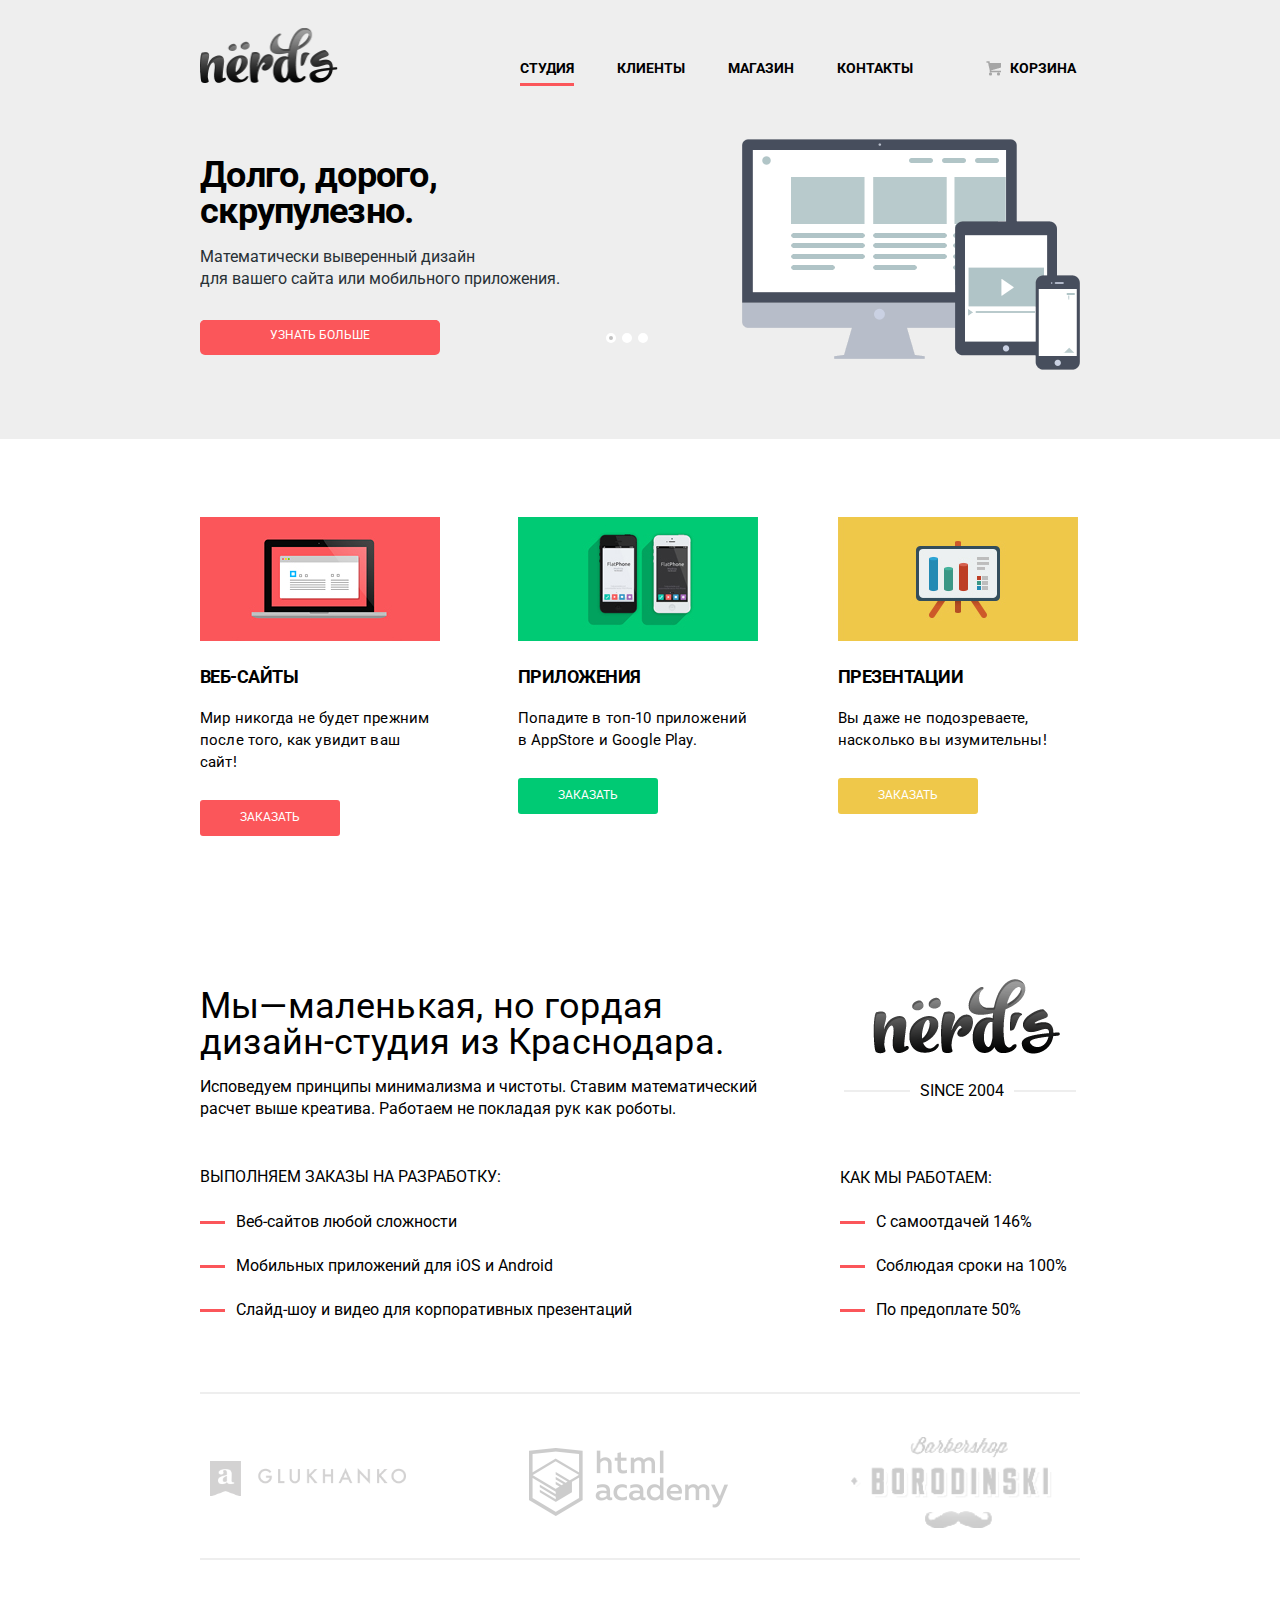
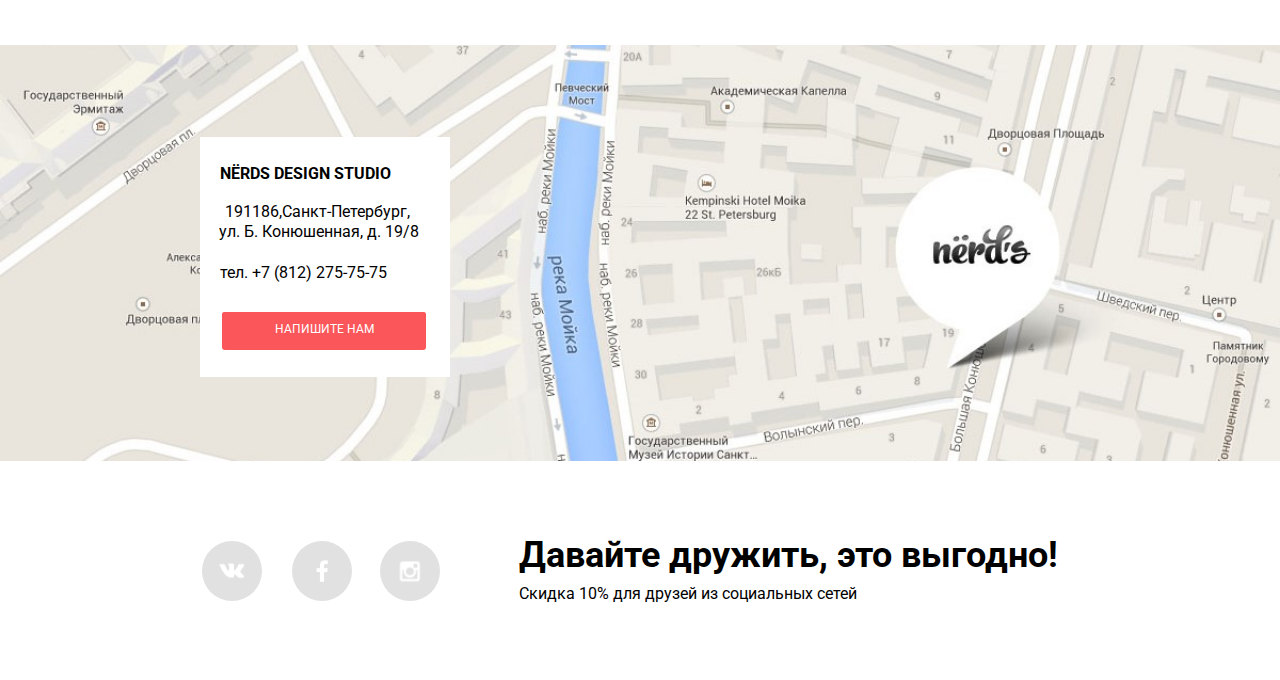
<file: index.html>
<!DOCTYPE html>
<html lang="ru">
  <head>
    <meta charset="utf-8">
    <title>HTML Academy: Нёрдс</title>
    <link rel="stylesheet" href="/css/normalize.css">
    <link rel="stylesheet" href="css/style.css">
    <link href="https://fonts.googleapis.com/css?family=Roboto&subset=cyrillic" rel="stylesheet">
  </head>
  <body>
    <header class="main-header">
      <div class="container">
        <div class="line-1">
          <div class="index-logo-1">
            <img src="img/index-logo-1.png" width="138" height="55" alt="Дизайн-студия Nёrd's»">
          </div>
          <nav class="main-navigation">
            <ul class="list">
              <li class="onpage">
                <a href="#">студия</a>
              </li>
              <li>
                <a href="#">клиенты</a>
              </li>
              <li>
                <a href="catalog.html">магазин</a>
              </li>
              <li>
                 <a href="#">контакты</a>
              </li>
            </ul>
          </nav>
          <div class="user-block">
            <span class="basket"></span>
            <a class="login" href="#">корзина</a>
          </div>
        </div>
        <div class="line-2">
          <div class="slider">
            <input type="radio" id="btn-1" name="toggle" checked>
            <input type="radio" id="btn-2" name="toggle">
            <input type="radio" id="btn-3" name="toggle">
            <div class="slider-controls">
            <label for="btn-1"></label>
            <label for="btn-2"></label>
            <label for="btn-3"></label>
          </div>
          <div class="slides">
            <div class="slide">
              <div class="slide-text">
                <div class="slide-title">Долго, дорого,<br>скрупулезно.</div>
                <p>Математически выверенный дизайн<br>для вашего сайта или мобильного приложения.</p>
                <a class="btn" href="#">Узнать больше</a>
              </div>
            </div>
            <div class="slide">
              <div class="slide-text">
                <div class="slide-title">Любите ли вы математику,<br> как любим ее мы?</div>
                <p>Нашим дизайнерам мы удаляем нейроны, ответственные<br>за креатив, чтобы дать им возможность все просчитать.</p>
                <a class="btn" href="#">Узнать больше</a>
              </div>
            </div>
            <div class="slide">
              <div class="slide-text">
                <div class="slide-title">Только наркотики,<br> только хардкор!</div>
                <p>Все дизайнерские решения в нашей компании принимаются только под воздействием качественных галлюциногенов.</p>
                <a class="btn" href="#">Узнать больше</a>
              </div>
            </div>
          </div>
        </div>
      </div>
    </div>    
    </header>
    <main class="main-content">
      <div class="container">
        <section class="service">
          <div class="service-column">
            <img src="img/index-service-1.jpg" width="240" height="124" alt="веб-сайты">
            <h2 class="second-title">веб-сайты</h2>
            <p class="result">Мир никогда не будет прежним после того, как увидит ваш сайт!</p>
            <a href="#" class="btn btn-order">заказать</a>
          </div>
          <div class="service-column">
            <img src="img/index-service-2.jpg" width="240" height="124" alt="приложения">
            <h2 class="second-title">приложения</h2>
            <p class="result">Попадите в топ-10 приложений<br> в AppStore и Google Play.</p>
            <a href="#" class="btn btn-order">заказать</a>
          </div>
          <div class="service-column">
            <img src="img/index-service-3.jpg" width="240" height="124" alt="презентации">
            <h2 class="second-title">презентации</h2>
            <p class="result">Вы даже не подозреваете, насколько вы изумительны!</p>
            <a href="#" class="btn btn-order">заказать</a>
          </div>
        </section>
        <section class="features">
          <div class="main-features">
            <p>
              <span class="origin"> Мы—маленькая, но гордая дизайн-студия из Краснодара. </span>
            </p>
            <p>Исповедуем принципы минимализма и чистоты. Ставим математический расчет выше креатива. Работаем не покладая рук как роботы.</p>
            <section class="orders">ВЫПОЛНЯЕМ ЗАКАЗЫ НА РАЗРАБОТКУ:
              <ul class="list list-features">
                <li class="features-item">Веб-сайтов любой сложности</li>
                <li class="features-item">Мобильных приложений для iOS и Android</li>
                <li class="features-item">Слайд-шоу и видео для корпоративных презентаций</li>
              </ul>
            </section>
          </div>
          <div class="secondary-features">
            <div class="index-logo-2">
              <img src="img/index-logo-2.png" width="187" height="75" alt="Дизайн-студия Nёrd's»">
              <span class="experience">SINCE 2004</span>      
            </div>
            <section class="work-style">КАК МЫ РАБОТАЕМ:
              <ul class="list list-secondary-features">
                <li class="features-item">С самоотдачей 146%</li>
                <li class="features-item">Соблюдая сроки на 100%</li>
                <li class="features-item">По предоплате 50%</li>
              </ul>
            </section>
          </div>
        </section>
        <section class="customer">
          <div class="customer-column-1"></div>
          <div class="customer-column-2"></div>
          <div class="customer-column-3"></div>
        </section>
      </div>
        <section class="map">
          <div class="contacts-position">
            <div class="contacts">
            <span class="studio-name">NЁRDS DESIGN STUDIO</span>
            <span class="address">191186,Санкт-Петербург,<br> ул. Б. Конюшенная, д. 19/8</span><br>
            <span class="tel">тел. +7 (812) 275-75-75</span>
            <a href="#" class="btn btn-write-to-us">Напишите нам</a>
          </div>
        </div>
      </section>
    </main>
    <footer class="main-footer">
      <div class="container">
        <section class="footer-social">
          <a id="vk" class="social-btn social-btn-vk" href="#">Вконтакте</a>
          <a id="fb" class="social-btn social-btn-fb" href="#">Фейсбук</a>
          <a id="inst" class="social-btn social-btn-inst" href="#">Инстаграм</a>
        </section>
        <section class="cooperation">
          <span class="friendship">Давайте дружить, это выгодно!</span>
          <span class="discount">Скидка 10% для друзей из социальных сетей</span>
        </section>
      </div>
    </footer>
    <div class="modal-content">
      <button type="button" class="modal-content-close" title="закрыть">закрыть</button>
      <form class="feedback-form" action="#" method="post">
        <label for="who"><span class="modal-content-title-1">Ваше имя:</span></label>
        <label for="email"><span class="modal-content-title-2">Ваш e-mail:     </span></label>
        <input id="who" class="modal-content-name" type="text" name="who" placeholder="представьтесь, пожалуйста">
        <input id="email" class="modal-content-email" type="text" name="email" placeholder="для отправки ответа">
        <label for="message"> <span class="modal-content-title-3">Текст письма:</span></label>
        <textarea cols="60" rows="4" id="message" class="modal-content-message" name="text" placeholder="в свободной форме"></textarea>
        <button type="button" class="modal-content-send" title="отправить">отправить</button>
      </form>
    </div>
  </body>
</html>
</file>
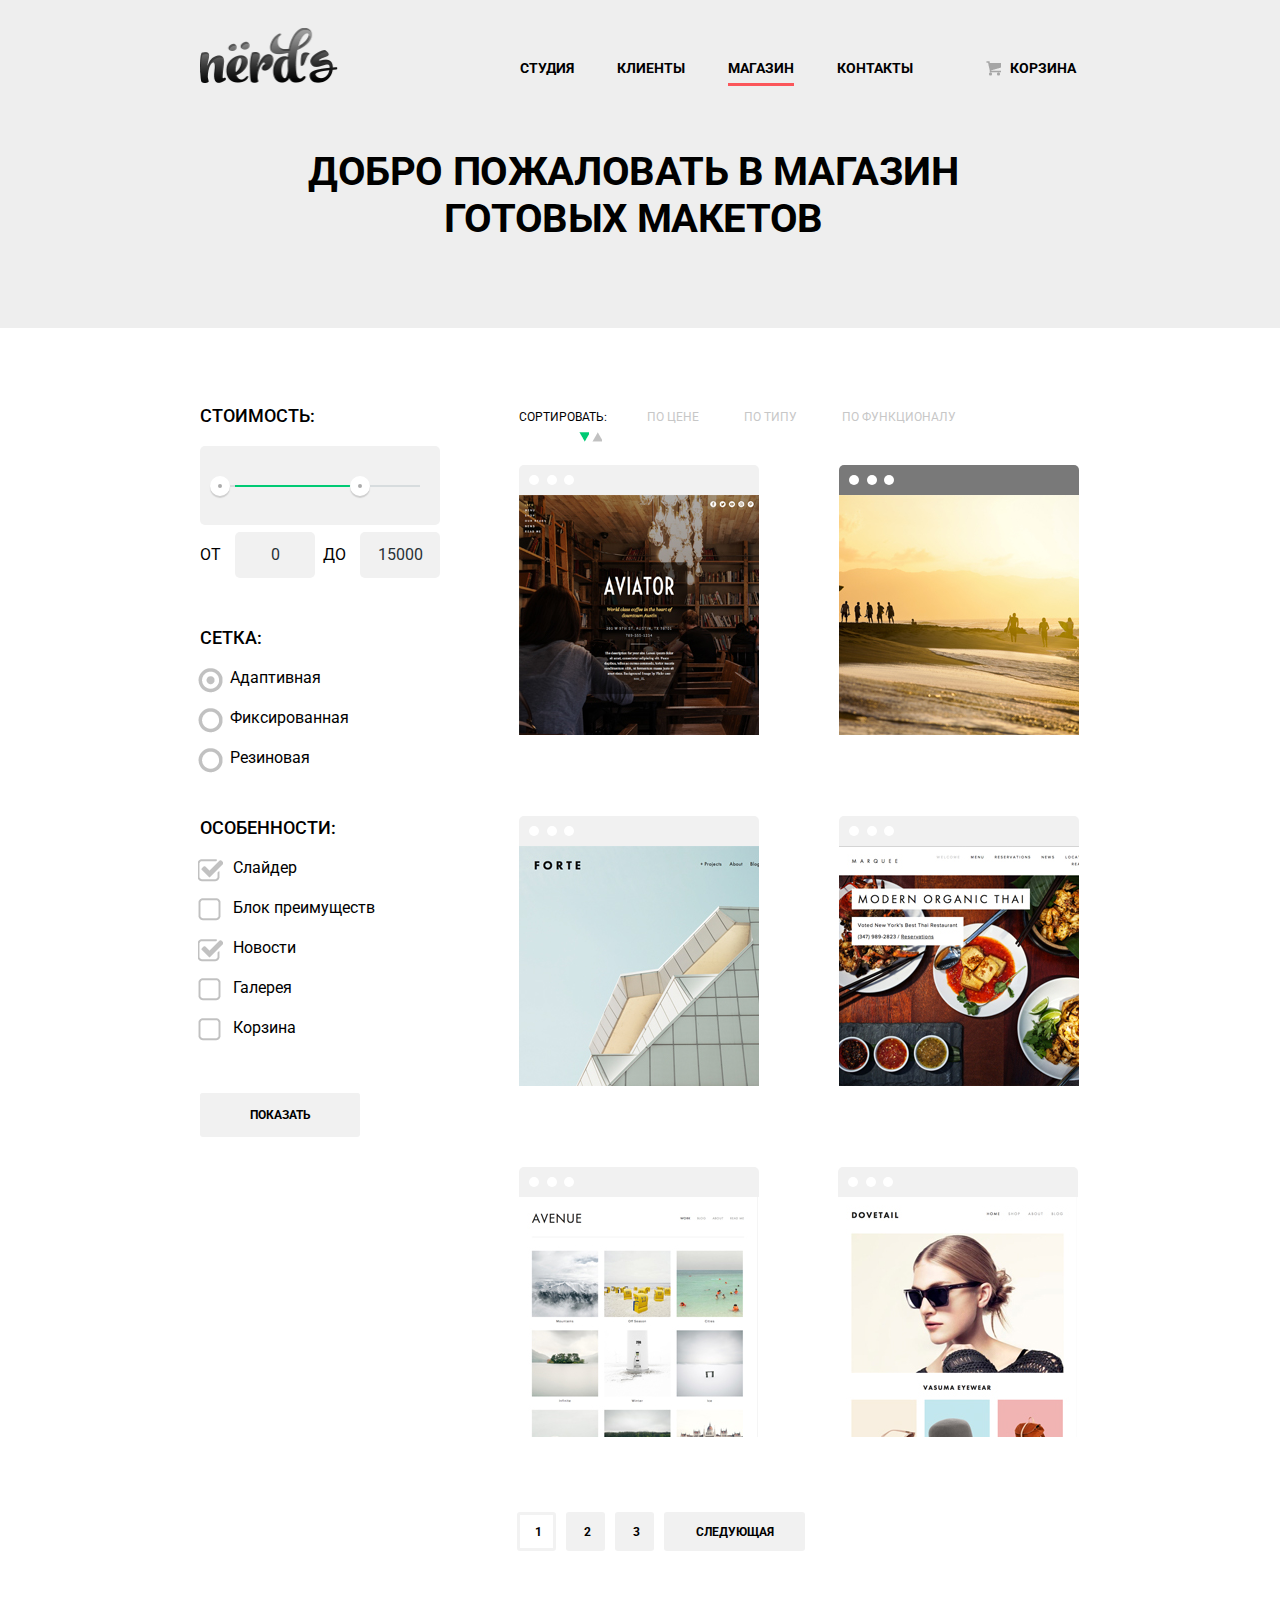
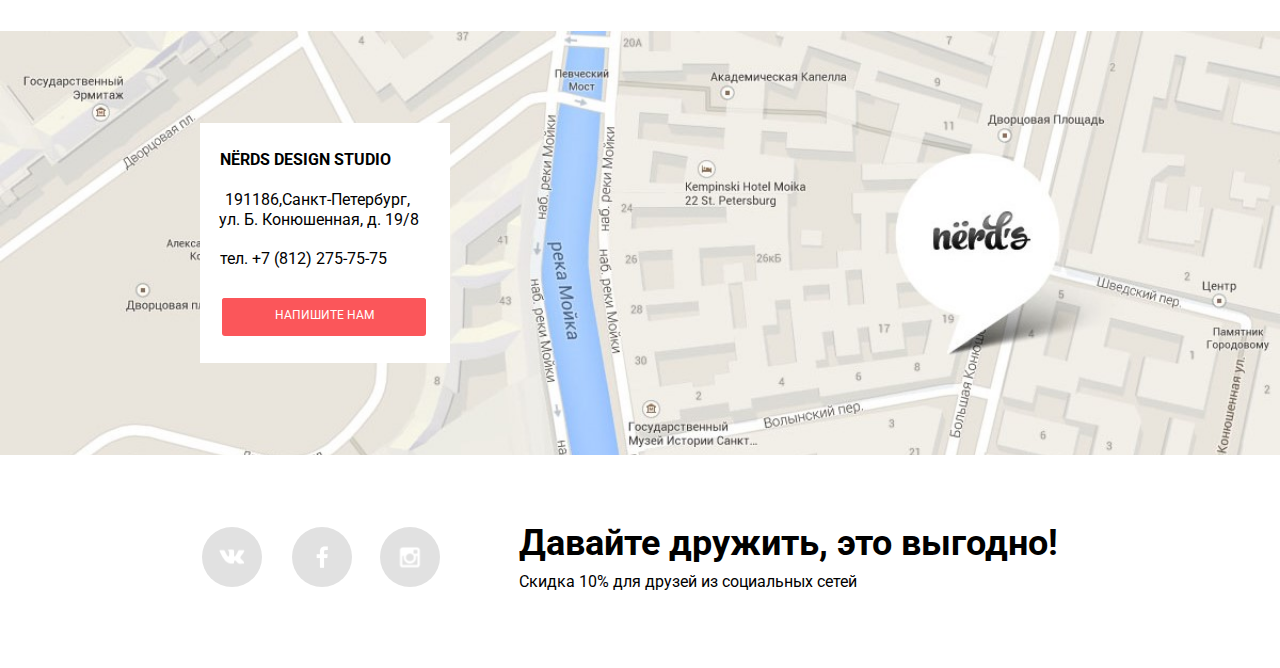
<file: catalog.html>
<!DOCTYPE html>
<html lang="ru">
  <head>
    <meta charset="utf-8">
    <title>HTML Academy: Нёрдс</title>
    <link rel="stylesheet" href="css/normalize.css">
    <link rel="stylesheet" href="css/style.css">
    <link href="https://fonts.googleapis.com/css?family=Roboto&subset=cyrillic" rel="stylesheet">
  </head>
  <body>
    <header class="main-header-catalog">
      <div class="container">
        <div class="line-1">
          <div class="index-logo-1">
            <a href="index.html"><img src="img/catalog-logo-1a.png" width="138" height="55" alt="Дизайн-студия Nёrd's»"></a>
          </div>
          <nav class="main-navigation">
            <ul class="list">
              <li>
                <a href="#">студия</a>
              </li>
              <li>
                <a href="#">клиенты</a>
              </li>
              <li class="onpage">
                <a href="#">магазин</a>
              </li>
              <li>
                <a href="#">контакты</a>
              </li>
            </ul>
          </nav>
          <div class="user-block">
            <span class="basket"></span>
            <a class="login" href="#">корзина</a>
          </div>
        </div>
        <div class="line-2">
          <h1 class="first-title"><span class="welcome">добро пожаловать в магазин<br> готовых макетов</span></h1>
        </div>
      </div>
    </header>
    <main class="main-content">
      <div class="container">
        <section class="filters"> 
          <form action="#"  method="get">
            <section class="range-filter">
              <h3 class="third-title">стоимость:</h3>
              <div class="range-controls">
                <div class="scale">
                  <div class="bar" style="margin-left: 5%; width: 60%"></div>
                </div>
                <div class="toggle toggle-min"></div>
                <div class="toggle toggle-max"></div>
              </div>
              <div class="price-controls">
              <label class="min-price">от <input name="min-price" type="text" value="0"></label>
              <label class="max-price">до <input name="max-price" type="text" value="15000"></label>
              </div>
            </section>
            <section class="mesh">
            <h3 class="third-title">сетка:</h3>
              <ul> 
                <li>
                  <input class="radio-input" id="adapt" type="radio" name="mesh-type" value="adapt" checked>
                  <label class="mesh-input" for="adapt">Адаптивная</label>
                </li>
                <li>
                  <input  class="radio-input" id="fix" type="radio" name="mesh-type" value="fix">
                  <label class="mesh-input" for="fix">Фиксированная</label>
                </li>
                <li>
                  <input class="radio-input" id="rubber" type="radio" name="mesh-type" value="rubber">
                  <label class="mesh-input" for="rubber">Резиновая</label>
                </li>
              </ul>
            </section>
            <section class="addition">
              <h3 class="third-title">особенности:</h3>
              <ul>
                <li>
                  <input class="checkbox-input" id="slider" type="checkbox" name="slider" checked>
                  <label class="addition-input" for="slider">Слайдер</label>
                </li>
                <li>
                  <input class="checkbox-input" id="advantages" type="checkbox" name="advantages">
                  <label class="addition-input" for="advantages">Блок преимуществ</label>
                </li>
                <li>
                  <input class="checkbox-input" id="news" type="checkbox" name="news" checked>
                  <label class="addition-input" for="news">Новости</label>
                </li>
                <li>
                  <input class="checkbox-input" id="gallery" type="checkbox" name="gallery">
                  <label class="addition-input" for="gallery">Галерея</label>
                </li>
                <li>
                  <input class="checkbox-input" id="basket" type="checkbox" name="basket">
                  <label class="addition-input" for="basket">Корзина</label>
                </li>
              </ul>
            </section>
            <a class="btn btn-show">показать</a>
          </form>
        </section>
        <article class="cards">
          <section class="sort">
            <span class="sort-title">сортировать:</span>
            <a href="#">по цене</a>
            <a href="#">по типу</a>
            <a href="#">по функционалу</a>
            <div class="direct">
              <span class="down"></span>
              <span class="up"></span>       
            </div>
          </section>
          <section class="product">
            <div class="product-name">
              <img src="img/catalog-product-aviator.jpg" width="240" height="240" alt="aviator">
              <div class="details details-aviator">
              <span class="details-title">aviator</span>
              <p class="details-brief">Интернет-магазин<br>с личным кабинетом</p>
              <a href="#" class="btn btn-price">8000 р.</a>
              </div>
            </div>
            <div class="product-name">
              <img src="img/catalog-product-sunset.jpg" width="240" height="240" alt="sunset»">
               <div class="details details-sunset">
              <span class="details-title">sunset</span>
              <p class="details-brief">Интернет-магазин<br>с личным кабинетом</p>
              <a href="#" class="btn btn-price">10000 р.</a>
              </div>
            </div>
            <div class="product-name">
              <img src="img/catalog-product-forte.jpg" width="240" height="240" alt="forte»">
              <div class="details details-forte">
              <span class="details-title">forte</span>
              <p class="details-brief">Интернет-магазин<br>с личным кабинетом</p>
              <a href="#" class="btn btn-price">10000 р.</a>
              </div>
            </div>
            <div class="product-name">
              <img src="img/catalog-product-modern.jpg" width="240" height="240" alt="modern organic thai">
              <div class="details details-modern">
              <span class="details-title">modern</span>
              <p class="details-brief">Интернет-магазин<br>с личным кабинетом</p>
              <a href="#" class="btn btn-price">10000 р.</a>
              </div>
            </div>
            <div class="product-name">
              <img src="img/catalog-product-avenue.jpg" width="239" height="240" alt="avenue">
               <div class="details details-avenue">
              <span class="details-title">avenue</span>
              <p class="details-brief">Интернет-магазин<br>с личным кабинетом</p>
              <a href="#" class="btn btn-price">10000 р.</a>
              </div>
            </div>
            <div class="product-name">
              <img src="img/catalog-product-dovetail.jpg" width="239" height="240" alt="dovetail">
              <div class="details details-dovetail">
              <span class="details-title">dovetail</span>
              <p class="details-brief">Интернет-магазин<br>с личным кабинетом</p>
              <a href="#" class="btn btn-price">10000 р.</a>
              </div>
            </div>
          </section>
        </article>
        <div class="pagination">
          <a class="btn">1</a>
          <a class="btn" href="#">2</a>
          <a class="btn" href="#">3</a>
          <a class="btn next" href="#">следующая</a>
        </div>
      </div>
        <section class="map-catalog">
          <div class="contacts-position-catalog">
            <div class="contacts-catalog">
              <span class="studio-name-catalog">NЁRDS DESIGN STUDIO</span>
              <span class="address-catalog">191186,Санкт-Петербург,<br> ул. Б. Конюшенная, д. 19/8</span><br>
              <span class="tel-catalog">тел. +7 (812) 275-75-75</span>
              <a href="#" class="btn btn-write-to-us">Напишите нам</a>
            </div>
          </div>
        </section>
    </main>
    <footer class="main-footer">
      <div class="container">
        <section class="footer-social-catalog">
          <a id="vk" class="social-btn social-btn-vk" href="#">Вконтакте</a>
          <a id="fb" class="social-btn social-btn-fb" href="#">Фейсбук</a>
          <a id="inst" class="social-btn social-btn-inst" href="#">Инстаграм</a>
        </section>
        <section class="cooperation-catalog">
          <span class="friendship">Давайте дружить, это выгодно!</span>
          <span class="discount">Скидка 10% для друзей из социальных сетей</span>
        </section>
      </div>
    </footer>
    <div class="modal-content-catalog">
      <button type="button" class="modal-content-close" title="закрыть">закрыть</button>
      <form class="feedback-form" action="#" method="post">
        <label for="who"><span class="modal-content-title-1">Ваше имя:</span></label>
        <label for="email"><span class="modal-content-title-2">Ваш e-mail:     </span></label>
        <input id="who" class="modal-content-name" type="text" name="who" placeholder="представьтесь, пожалуйста">
        <input id="email" class="modal-content-email" type="text" name="email" placeholder="для отправки ответа">
        <label for="message"> <span class="modal-content-title-3">Текст письма:</span></label>
        <textarea cols="60" rows="5" id="message" class="modal-content-message" name="text" placeholder="в свободной форме"></textarea>
        <button type="button" class="modal-content-send" title="отправить">отправить</button>
      </form>
    </div>
  </body>
</html>
</file>
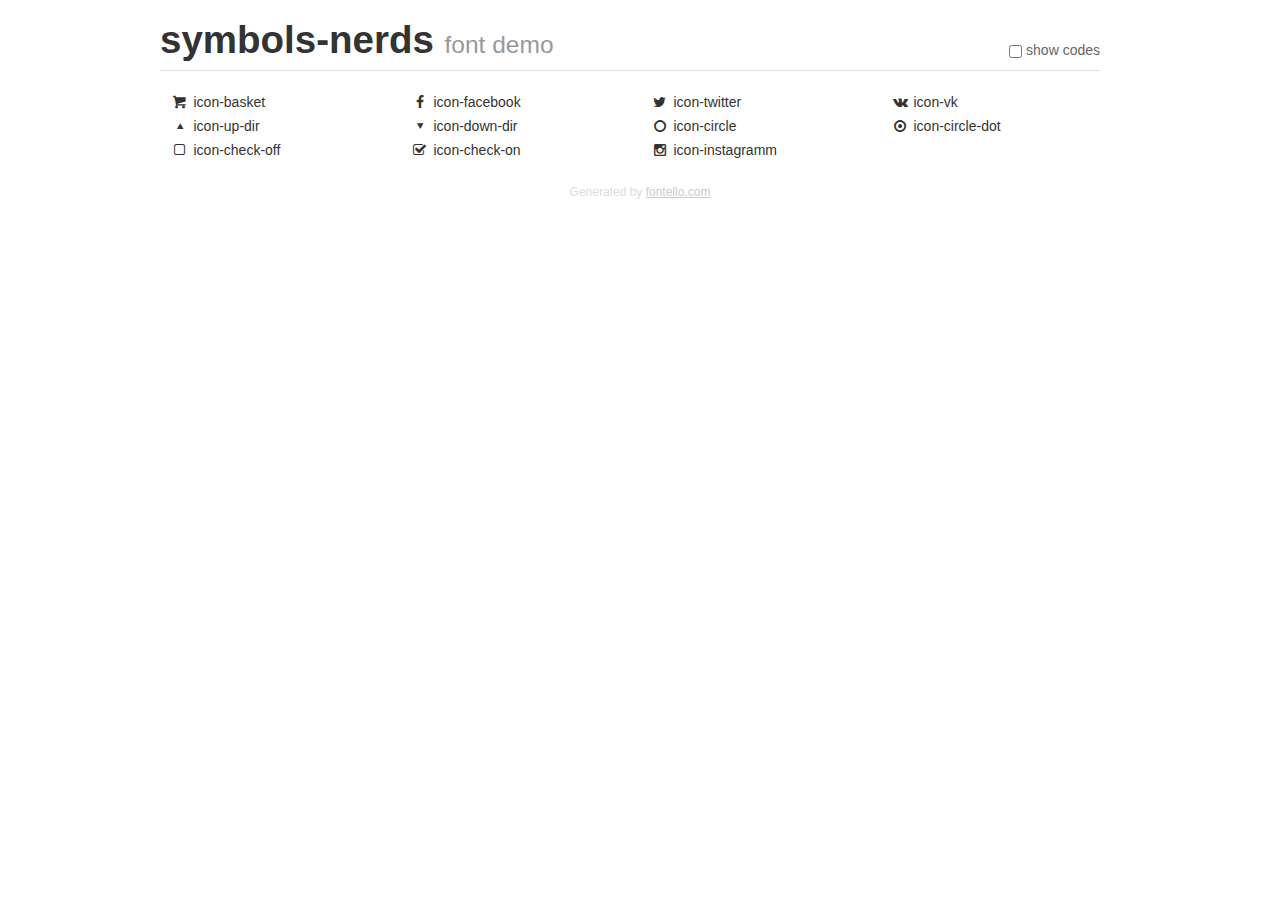
<file: demo.html>
<!DOCTYPE html>
<html>
  <head>
    <meta charset="UTF-8">
    <style>
      .clearfix {
        *zoom: 1;
      }
      .clearfix:before,
      .clearfix:after {
        content: "";

        display: table;

        line-height: 0;
      }
      .clearfix:after {
        clear: both;
      }
      html {
        font-size: 100%;

        -webkit-text-size-adjust: 100%;
            -ms-text-size-adjust: 100%;
      }
      a:focus {
        outline: thin dotted #333333;
        outline: 5px auto -webkit-focus-ring-color;
        outline-offset: -2px;
      }
      a:hover,
      a:active {
        outline: 0;
      }
      button,
      input,
      select,
      textarea {
        margin: 0;

        font-size: 100%;
        vertical-align: middle;
      }
      button,
      input {
        line-height: normal;

        *overflow: visible;
      }
      button::-moz-focus-inner,
      input::-moz-focus-inner {
        padding: 0;

        border: 0;
      }
      body {
        margin: 0;

        font-size: 14px;
        line-height: 20px;
        font-family: "Helvetica Neue", Helvetica, Arial, sans-serif;
        color: #333333;

        background-color: #ffffff;
      }
      a {
        color: #0088cc;
        text-decoration: none;
      }
      a:hover {
        color: #005580;
        text-decoration: underline;
      }
      .row {
        margin-left: -20px;

        *zoom: 1;
      }
      .row:before,
      .row:after {
        content: "";

        display: table;

        line-height: 0;
      }
      .row:after {
        clear: both;
      }
      [class*="span"] {
        float: left;
        min-height: 1px;
        margin-left: 20px;
      }
      .container,
      .navbar-static-top .container,
      .navbar-fixed-top .container,
      .navbar-fixed-bottom .container {
        width: 940px;
      }
      .span12 {
        width: 940px;
      }
      .span11 {
        width: 860px;
      }
      .span10 {
        width: 780px;
      }
      .span9 {
        width: 700px;
      }
      .span8 {
        width: 620px;
      }
      .span7 {
        width: 540px;
      }
      .span6 {
        width: 460px;
      }
      .span5 {
        width: 380px;
      }
      .span4 {
        width: 300px;
      }
      .span3 {
        width: 220px;
      }
      .span2 {
        width: 140px;
      }
      .span1 {
        width: 60px;
      }
      [class*="span"].pull-right,
      .row-fluid [class*="span"].pull-right {
        float: right;
      }
      .container {
        margin-right: auto;
        margin-left: auto;

        *zoom: 1;
      }
      .container:before,
      .container:after {
        content: "";

        display: table;

        line-height: 0;
      }
      .container:after {
        clear: both;
      }
      p {
        margin: 0 0 10px;
      }
      .lead {
        margin-bottom: 20px;

        font-weight: 200;
        font-size: 21px;
        line-height: 30px;
      }
      small {
        font-size: 85%;
      }
      h1 {
        margin: 10px 0;

        font-weight: bold;
        line-height: 20px;
        font-family: inherit;
        color: inherit;

        text-rendering: optimizelegibility;
      }
      h1 small {
        font-weight: normal;
        line-height: 1;
        color: #999999;
      }
      h1 {
        line-height: 40px;
      }
      h1 {
        font-size: 38.5px;
      }
      h1 small {
        font-size: 24.5px;
      }
      body {
        margin-top: 90px;
      }
      .header {
        position: fixed;
        top: 0;
        left: 50%;
        z-index: 10;

        margin-left: -480px;
        padding-top: 10px;

        background-color: #ffffff;
        border-bottom: 1px solid #dddddd;
      }
      .footer {
        margin-top: 20px;

        font-size: 12px;
        text-align: center;
        color: #dddddd;
      }
      .footer a {
        color: #cccccc;
        text-decoration: underline;
      }
      .the-icons {
        font-size: 14px;
        line-height: 24px;
      }
      .switch {
        position: absolute;
        right: 0;
        bottom: 10px;

        color: #666666;
      }
      .switch input {
        margin-right: 0.3em;
      }
      .codesOn .i-name {
        display: none;
      }
      .codesOn .i-code {
        display: inline;
      }
      .i-code {
        display: none;
      }
    </style>
    <link rel="stylesheet" href="css/symbols-nerds.css">
    <script>
      function toggleCodes(on) {
        var obj = document.getElementById('icons');

        if (on) {
          obj.className += ' codesOn';
        } else {
          obj.className = obj.className.replace(' codesOn', '');
        }
      }
    </script>
  </head>
  <body>
    <div class="container header">
      <h1>symbols-nerds <small>font demo</small></h1>
      <label class="switch">
        <input type="checkbox" onclick="toggleCodes(this.checked)">show codes
      </label>
    </div>
    <div id="icons" class="container">
      <div class="row">
        <div title="Code: 0x62" class="the-icons span3"><i class="icon-basket"></i> <span class="i-name">icon-basket</span><span class="i-code">0x62</span></div>
        <div title="Code: 0x66" class="the-icons span3"><i class="icon-facebook"></i> <span class="i-name">icon-facebook</span><span class="i-code">0x66</span></div>
        <div title="Code: 0x74" class="the-icons span3"><i class="icon-twitter"></i> <span class="i-name">icon-twitter</span><span class="i-code">0x74</span></div>
        <div title="Code: 0x76" class="the-icons span3"><i class="icon-vk"></i> <span class="i-name">icon-vk</span><span class="i-code">0x76</span></div>
      </div>
      <div class="row">
        <div title="Code: 0x25b2" class="the-icons span3"><i class="icon-up-dir"></i> <span class="i-name">icon-up-dir</span><span class="i-code">0x25b2</span></div>
        <div title="Code: 0x25bc" class="the-icons span3"><i class="icon-down-dir"></i> <span class="i-name">icon-down-dir</span><span class="i-code">0x25bc</span></div>
        <div title="Code: 0x25cb" class="the-icons span3"><i class="icon-circle"></i> <span class="i-name">icon-circle</span><span class="i-code">0x25cb</span></div>
        <div title="Code: 0x25cf" class="the-icons span3"><i class="icon-circle-dot"></i> <span class="i-name">icon-circle-dot</span><span class="i-code">0x25cf</span></div>
      </div>
      <div class="row">
        <div title="Code: 0x2610" class="the-icons span3"><i class="icon-check-off"></i> <span class="i-name">icon-check-off</span><span class="i-code">0x2610</span></div>
        <div title="Code: 0x2611" class="the-icons span3"><i class="icon-check-on"></i> <span class="i-name">icon-check-on</span><span class="i-code">0x2611</span></div>
        <div title="Code: 0x1f4f7" class="the-icons span3"><i class="icon-instagramm"></i> <span class="i-name">icon-instagramm</span><span class="i-code">0x1f4f7</span></div>
      </div>
    </div>
    <div class="container footer">Generated by <a href="http://fontello.com">fontello.com</a></div>
  </body>
</html>
</file>
<file: css/style.css>
body {
  font-family: Roboto, Arial, sans-serif;
  font-size: 15px;
  line-height: 22px;
  color: black;
  font-weight: normal;
  margin: 0;
  padding: 0;
}
.first-title {
  font-size: 36px;
  line-height: 36px;
  color: black;
  font-weight: normal;
}
.second-title {
  font-size: 18px;
  line-height: 30px;
  color: black;
  font-weight: bold;
}
.slide-title p {
  font-size: 16px;
  line-height: 22px;
}
.result {
  font-size: 15px;
  line-height: 22px;
  letter-spacing: 0.01em;
}
.result:nth-child(2) {
  word-spacing: -0.6em;
  letter-spacing: -0.7em;
}
.list {
  font-size: 16px;
  line-height: 22px;
}
img {
  max-width: 100%;
  height: auto;
}
ul {
  padding: 0;
  margin: 0;
  list-style: none;
}
.container {
  width: 880px;
  margin: 0 auto;
}
.main-header {
  margin-bottom: 78px;
  background-color: #eeeeee;
}
.main-header-catalog {
  background-color: #eeeeee;
  height: 328px;
  margin-bottom: 80px;
}
.line-1 {
  margin-bottom: 35px;
  font-size: 0;
}
.line-2 {
  font-size: 0;
}
.index-logo-1 {
  display: inline-block;
  vertical-align: top;
  width: 140px;
  margin-top: 27px;
  margin-right: 180px;
}
.main-navigation {
  display: inline-block;
  width: 400px;
  margin-top: 53px;
  margin-right: 61px;
}
.main-navigation ul li {
  display: inline-block;
  vertical-align: top;
  margin-right: 39px;
  font-size: 14px;
  line-height: 30px;
  text-transform: uppercase;
}
.main-navigation ul li a {
  text-decoration: none;
  color: #000000;
  font-weight: bold;
}
.main-navigation ul li a:hover {
  cursor: pointer;
  color: #fb565a;
}
.main-navigation ul li a:active {
  color: #8f8f8f;
}
.main-navigation ul li:last-child {
  margin-right: 0;
}
.onpage {
  border-bottom: 3px solid #fb565a;
}
.user-block {
  display: inline-block;
  vertical-align: top;
  font-size: 14px;
  line-height: 30px;
  padding: 0;
  margin-top: 53px;
}
.user-block a {
  text-decoration: none;
  text-transform: uppercase;
  font-weight: bold;
  color: #000000;
}
.user-block:hover .login {
  cursor: pointer;
  color: #fb565a;
}
.user-block a:active {
  color: #8f8f8f;
}
.basket {
  display: inline-block;
  vertical-align: middle;
  width: 15px;
  height: 15px;
  background-image: url("../img/icon-basket.png");
  margin-left: 5px;
  margin-right: 6px;
  position: relative;
  margin-top: -2px;
}
.user-block:hover .basket {
  cursor: pointer;
  background-image: url("../img/icon-basket-hover.png");
}
.basket:active {
  background-image: url("../img/icon-basket-active.png");
}
.slide-title {
  font-weight: bold;
  letter-spacing: -0.02em;
}
.service {
  font-size: 0;
  margin-bottom: 82px;
}
.service-column {
  display: inline-block;
  vertical-align: top;
  width: 240px;
  margin-right: 78px;
  margin-bottom: 50px;
}
.service-column:nth-child(2) {
  margin-right: 80px;
}
.service-column:nth-child(3n) {
  margin-right: 0;
}
.service-column:nth-child(2) .btn-order {
  background-color: #00ca74;
}
.service-column:nth-child(3) .btn-order {
  background-color: #efc84a;
}
.service-column h2 {
  text-transform: uppercase;
}
.features {
  display: inline-block;
  vertical-align: top;
  font-size: 0;
  margin-bottom: 49px;
}
.main-features {
  display: inline-block;
  vertical-align: top;
  font-size: 16px;
  width: 575px;
  margin-right: 65px;
  margin-top: 4px;
}
.orders {
  display: inline-block;
  margin-top: 30px;
  margin-left: 0;
}
.origin {
  font-size: 36px;
  line-height: 36px;
  letter-spacing: 0.005em;
  margin-left: 0;
}
.list-features {
  display: inline-block;
  margin-top: 16px;
}
.orders .list-features {
  padding-top: 7px;
}
.secondary-features {
  display: inline-block;
  vertical-align: top;
  font-size: 16px;
  width: 240px;
  line-height: 22px;
}
.index-logo-2 {
  position: relative;
  left: 10px;
  display: inline-block;
  vertical-align: top;
  text-align: center;
  margin-top: 11px;
  margin-bottom: 65px;
}
.index-logo-2 img {
  margin-bottom: 5px;
  margin-right: 8px;
}
.experience {
  position: relative;
  left: -10px;
  display: inline-block;
  text-align: center;
  vertical-align: top;
  margin-top: 15px;
}
.experience::before {
  display: inline-block;
  vertical-align: middle;
  content: "";
  width: 66px;
  height: 2px;
  background-color: #eeeeee;
  margin-right: 10px;
}
.experience::after {
  display: inline-block;
  vertical-align: middle;
  content: "";
  width: 62px;
  height: 2px;
  background-color: #eeeeee;
  margin-left: 10px;
}
.list-secondary-features {
  display: inline-block;
  margin-top: 22px;
}
.list-features .features-item {
  margin-bottom: 22px;
}
.list-secondary-features .features-item {
  margin-bottom: 22px;
}
.features-item::before {
  content: "";
  display: inline-block;
  vertical-align: middle;
  width: 25px;
  height: 3px;
  background-color: #fb565a;
  margin-right: 11px;
}
.customer {
  font-size: 0;
  text-align: center;
  line-height: 91px;
  border-top: 2px solid #eeeeee;
  border-bottom: 2px solid #eeeeee;
  padding: 43px 0 30px 0;
  margin-bottom: 85px;
}
.customer-column-1 {
  position: relative;
  top: -4px;
  left: 2px;
  display: inline-block;
  vertical-align: middle;
  width: 196px;
  height: 35px;
  margin-right: 125px;
  background-image: url("../img/index-customers-1.png");
  background-repeat: no-repeat;
  background-size: cover;
}
.customer-column-2 {
  display: inline-block;
  vertical-align: middle;
  width: 199px;
  height: 68px;
  margin-right: 135px;
  background-image: url("../img/index-customers-2.png");
  background-repeat: no-repeat;
  background-size: cover;
}
.customer-column-3 {
  position: relative;
  left: -12px;
  display: inline-block;
  vertical-align: middle;
  width: 209px;
  height: 91px;
  margin-right: 0;
  background-image: url("../img/index-customers-3.png");
  background-repeat: no-repeat;
  background-size: cover;
}
.customer-column-1:hover {
  cursor: pointer;
  background-image: url("../img/index-customers-1-hover.png");
}
.customer-column-2:hover {
  cursor: pointer;
  background-image: url("../img/index-customers-2-hover.png");
}
.customer-column-3:hover {
  cursor: pointer;
  background-image: url("../img/index-customers-3-hover.png");
}
.customer-column-1:active {
  background-image: url("../img/index-customers-1-active.png");
}
.customer-column-2:active {
  background-image: url("../img/index-customers-2-active.png");
}
.customer-column-3:acitve {
  background-image: url("../img/index-customers-3-active.png");
}
.map {
  text-align: center;
  background-image: url("../img/index-catalog-map.jpg");
  width: 100%;
  height: 416px;
  background-repeat: no-repeat;
  background-position: 50% 0;
  background-size: 100% auto;
}
.map-catalog {
  display: inline-block;
  background-image: url("../img/index-catalog-map.jpg");
  width: 100%;
  background-repeat: no-repeat;
  background-position: 50% 0;
  background-size: 100% auto;
}
.contacts-position,
.contacts-position-catalog {
  width: 880px;
  margin: 0 auto;
  padding: 92px 0;
}  
.contacts {
  position: relative;
  width: 250px;
  height: 240px;
  font-size: 16px;
  line-height: 22px;
  background-color: #ffffff;
  text-align: center;
}
.contacts-catalog {
  position: relative;
  width: 250px;
  height: 240px;
  font-size: 16px;
  line-height: 22px;
  background-color: #ffffff;
  text-align: center;
}
.studio-name {
  position: absolute;
  top: 22px;
  left: 20px;
  display: inline-block;
  vertical-align: top;
  font-weight: bold;
  margin-bottom: 12px;
}
.studio-name-catalog {
  position: absolute;
  top: 12px;
  left: 20px;
  display: inline-block;
  vertical-align: top;
  line-height: 30px;
  font-weight: bold;
  margin-top: 10px;
  margin-bottom: 15px;
}
.address {
  position: absolute;
  top: 65px;
  left: 15px;
  display: inline-block;
  line-height: 20px;
  vertical-align: top;
  margin-bottom: 20px;
}
.address-catalog {
  position: absolute;
  top: 67px;
  left: 15px;
  display: inline-block;
  line-height: 20px;
  vertical-align: top;
  margin-bottom: 18px;
}
.tel {
  display: inline-block;
  position: absolute;
  top: 125px;
  left: 20px;
  margin-bottom: 12px;
}
.tel-catalog {
  position: absolute;
  top: 125px;
  left: 20px;
  display: inline-block;
}
.main-footer {
  font-size: 0;
  padding-bottom: 70px;
}
.footer-social {
  display: inline-block;
  vertical-align: top;
  width: 260px;
  font-size: 0;
  margin-left: 7px;
  margin-top: 80px;
}
.footer-social-catalog {
  display: inline-block;
  vertical-align: top;
  width: 260px;
  font-size: 0;
  margin-top: 72px;
  margin-left: 7px;
}
.cooperation {
  display: inline-block;
  vertical-align: top;
  width: 550px;
  margin-left: 52px;
  margin-top: 83px
}
.cooperation-catalog {
  display: inline-block;
  vertical-align: top;
  width: 550px;
  margin-top: 77px;
  margin-left: 52px;
}
.friendship {
  display: inline-block;
  font-size: 36px;
  font-weight: bold;
  margin-bottom: 17px;
}
.discount {
  font-size: 16px;
}
.welcome {
  display: inline-block;
  vertical-align: top;
  margin-left: 108px;
  letter-spacing: -0.01em;
  font-weight: 500;
  margin-top: 19px;
  margin-bottom: 95px;
  font-size: 40px;
  line-height: 47px;
  line-height: auto;
  text-transform: uppercase;
  font-weight: bold;
  text-align: center;
}
.cards {
  display: inline-block;
  vertical-align: top;
  width: 560px;
  font-size: 0;
}
.product-name {
  position: relative;
  padding-top: 30px;
  display: inline-block;
  vertical-align: top;
  margin-right: 80px;
  margin-bottom: 70px;
}
.product-name:nth-child(2n) {
  margin-right: 0;
}
.product-name::before {
    position: absolute;
    top: 0;
    font-size: 0;
    content: "";
    width: 240px;
    height: 30px;
    background-color: #f1f1f1;
    border: 0;
    border-radius: 5px 5px 0 0;
}
.product-name:nth-child(2)::before  {
    background-color: #797979;
}
.product-name::after {
    position: absolute;
    top: 10px;
    left: 10px;
    font-size: 0;
    display: block;
    content: "";
    width: 10px;
    height: 10px;
    background-color: #ffffff;
    border-radius: 50%;
    box-shadow:
        18px 0 #ffffff,
        35px 0 #ffffff;
}
.product-name:nth-child(5),
.product-name:nth-child(6){
  margin-bottom: 64px;
}
.product {
  position: relative;
}
.details-aviator {
  position: absolute;
  top: 50px;
  left: 20px;
}
.details-sunset {
  position: absolute;
 top: 50px;
  left: 20px;
}
.details-forte {
  position: absolute;
  top: 50px;
  left: 20px;
}
.details-modern {
  position: absolute;
  top: 50px;
  left: 20px;
}
.details-avenue {
  position: absolute;
 top: 50px;
  left: 20px;
}
.details-dovetail {
  position: absolute;
  top: 50px;
  left: 20px;
}
.details-aviator:hover {
  cursor: pointer;
  opacity: 1;
}
.details-sunset:hover {
  cursor: pointer;
  opacity: 1;
}
.details-forte:hover {
  cursor: pointer;
  opacity: 1;
}
.details-modern:hover {
  cursor: pointer;
  opacity: 1;
}
.details-avenue:hover {
  cursor: pointer;
  opacity: 1;
}
.details-dovetail:hover {
  cursor: pointer;
  opacity: 1;
}
.details {
  opacity: 0;
  display: inline-block;
  vertical-align: top;
  width: 200px;
  height: 200px;
  padding: 0;
  margin: 0px;
  background-color: #ffffff;
}
.details-title {
  display: inline-block;
  vertical-align: top;
  font-size: 18px;
  text-transform: uppercase;
  font-weight: bold;
  margin-left: 65px;
  margin-top: 31px;
}
.details-brief {
  display: inline-block;
  vertical-align: middle;
  font-size: 14px;
  line-height: 18px;
  text-align: center;
  padding-left: 30px;
  margin-top: 12px;
}
.details .btn-price {
  display: inline-block;
  vertical-align: top;
  width: 140px;
  height: 28px;
  margin-top: 17px;
  margin-left: 30px;
  font-size: 18px;
  line-height: 15px;
  padding-top: 10px;
  font-weight: bold;
  box-shadow: inset 0px 4px #fb565a;
}
.btn-price:hover {
  cursor: pointer;
  background-color: #d6494d;
  box-shadow: inset 0px 4px #d6494d;
}
.btn-price:active {
  background-color: #b63538;
  box-shadow: inset 0px 4px #9b2d30;
}
.sort {
  position: relative;
  display: inline-block;
  vertical-align: top;
  font-size: 12px;
  line-height: 18px;
  text-transform: uppercase;
  margin-bottom: 15px;
  font-size: 0;
}
.sort-title {
  display: inline-block;
  vertical-align: top;
  font-size: 12px;
  line-height: 18px;
  margin-right: 40px;
}
.sort a {
  display: inline-block;
  vertical-align: top;
  font-size: 12px;
  line-height: 18px;
  margin-right: 45px;
  color: #c7c7c7;
  text-decoration: none;
  border-bottom: 1px solid transparent;
  
}
.sort a:hover {
  cursor: pointer;
  color: #000000;
  border-bottom: 1px solid #00ca74;
}
.sort a:active {
  color: #000000;
  border-bottom: none;
  border-bottom: 1px solid transparent;
  text-transform: uppercase;
}
.direct {
  display: inline-block;
  vertical-align: bottom;
  margin-top: 5px;
  margin-left: 60px;
}
.down {
  display: inline-block;
  vertical-align: top;
  width: 10px;
  height: 10px;
  margin-right: 3px;
  background-image: url("../img/catalog-icon-down-dir.png");
}
.up {
  display: inline-block;
  vertical-align: top;
  width: 10px;
  height: 10px;
  background-image: url("../img/catalog-icon-up-dir.png");
}
.down:hover {
  cursor: pointer;
  background-image: url("../img/icon-down-dir-hover.png");
}
.up:hover {
  cursor: pointer;
  background-image: url("../img/icon-up-dir-hover.png");
}
.down:active {
  background-image: url("../img/icon-down-dir-active.png");
}
.up:active {
  background-image: url("../img/icon-up-dir-active.png");
}
.filters {
  position: relative;
  top: -7px;
  display: inline-block;
  vertical-align: top;
  width: 240px;
  font-size: 0;
  line-height: 30px;
  margin-right: 75px;
}
.filters h3 {
  font-weight: 500;
  font-size: 18px;
  line-height: 30px;
  text-transform: uppercase;
  margin: 0;
}
.range-filter {
  font-size: 16px;
  width: 240px;
  margin-bottom: 45px;
}
.range-controls {
  position: relative;
  height: 40px;
  padding-top: 39px;
  padding-right: 20px;
  padding-left: 25px;
  margin-top: 15px;
  margin-bottom: 7px;
  border-radius: 5px;
  background: #f1f1f1;
}
.range-controls .scale {
  height: 2px;
  background: #d7dcde;
}
.range-controls .bar {
  width: 70%;
  height: 2px;
  background: #00ca74;
}
.range-controls .toggle {
  position: absolute;
  top: 30px;
  left: 0px;
  width: 4px;
  height: 4px;
  cursor: pointer;
  border: 8px solid #fff;
  border-radius: 50%;
  background: #ababab;
  box-shadow: 0 2px 1px 0 #cfcfcf;
}
.range-controls .toggle-min {
  left: 10px;
}
.range-controls .toggle-max {
  left: 150px;
}
.price-controls {
  font-size: 0;
}
.price-controls label {
  font-size: 16px;
  display: inline-block;
  width: 50%;
}
.max-price {
  text-align: right;
}
.max-price,
.min-price {
  text-transform: uppercase;
}
.price-controls input {
  font-size: 16px;
  width: 60px;
  margin-left: 10px;
  padding: 8px 10px;
  text-align: center;
  color: #283136;
  border: none;
  border-radius: 5px;
  outline: none;
  background: #f1f1f1;
}
.hide {
  display: none;
}
.mesh {
  display: inline-block;
  vertical-align: top;
  font-size: 16px;
  margin-bottom: 30px;
}
.mesh ul {
  margin-top: 10px;
}
.mesh ul li {
  display: inline-block;
  vertical-align: top;
  margin-right: 90px;
  margin-bottom: 10px;
  margin-left: 5px;
}
.mesh ul li:nth-child(2) {
  margin-right: 0;
}
.radio:hover {
  cursor: pointer;
  background-color: #b5b5b5;
}
.addition {
  display: inline-block;
  vertical-align: top;
  font-size: 16px;
  margin-bottom: 50px;
}
.mesh-input {
  cursor: pointer;
}
.radio-input {
  display: none;
}
.checkbox-input {
  display: none;
}
label.mesh-input {
  position: relative;
  padding-left: 25px;
}
label.mesh-input::before {
  content: "";
  position: absolute;
  top: 0;
  left: -7px;
  width: 25px;
  height: 25px;
  background-image: url("../img/icon-circle.png");
  background-position: center;
}
.radio-input:hover + label.mesh-input::before {
  cursor: pointer;
  background-image: url("../img/icon-circle-hover.png");
  background-repeat: no-repeat;
  background-position: center;
}
.radio-input:disabled + label.mesh-input::before {
  background-image: url("../img/icon-circle-disabled.png");
  background-repeat: no-repeat;
  background-position: center;
}
.radio-input:checked + label.mesh-input::before {
  background-image: url("../img/icon-circle-dot.png");
  background-repeat: no-repeat;
  background-position: center;
}
.radio-input:checked:hover + label.mesh-input::before {
  cursor: pointer;
  background-image: url("../img/icon-circle-dot-hover.png");
  background-repeat: no-repeat;
  background-position: center;
}
.radio-input:checked:disabled + label.mesh-input::before {
  background-image: url("../img/icon-circle-dot-disabled.png");
  background-repeat: no-repeat;
  background-position: center;
}
.addition-input {
  cursor: pointer;
}
.addition ul li {
   margin-bottom: 10px;
  margin-left: 5px;
}
.checkbox-input {
  width: 0;
  height: 0;
  margin: 0;
  opacity: 0;
}
label.addition-input {
  position: relative;
  top: 10px;
  padding-left: 28px;
}
label.addition-input::before {
  content: "";
  position: absolute;
  top: 0;
  left: -7px;
  width: 25px;
  height: 25px;
  background-image: url("../img/icon-check-off.png");
  background-repeat: no-repeat;
}
.checkbox-input:hover + label.addition-input::before {
  cursor: pointer;
  background-image: url("../img/icon-check-off-hover.png");
  background-repeat: no-repeat;
}
.checkbox-input:disabled + label.addition-input::before {
  background-image: url("../img/icon-check-off-disabled.png");
  background-repeat: no-repeat;
  background-position: center;
}
.checkbox-input:checked + label.addition-input::before {
  background-image: url("../img/icon-check-on.png");
  background-repeat: no-repeat;
  background-position: center;
}
.checkbox-input:checked:hover + label.addition-input::before {
  cursor: pointer;
  background-image: url("../img/icon-check-on-hover.png");
  background-repeat: no-repeat;
  background-position: center;
}
.checkbox-input:checked:disabled + label.addition-input::before {
  background-image: url("../img/icon-check-on-disabled.png");
  background-repeat: no-repeat;
  background-position: center;
}
.pagination {
  font-size: 0;
  display: inline-block;
  vertical-align: top;
  width: 350px;
  margin-bottom: 80px;
  margin-left: 317px;
}
.pagination a {
  vertical-align: bottom;
  font-size: 12px;
  font-weight: bold;
  line-height: 18px;
  width: 3px;
  height: 3px;
  line-height: 5px;
  padding: 15px;
  margin-right: 10px;
  color: black;
  border: 3px solid transparent;
  background-color: #f1f1f1;
  box-shadow: inset 0px 4px #f1f1f1;
}
.pagination .next {
  width: 105px;
}
.pagination a:hover {
  cursor: pointer;
  background-color: #e5e5e5;
  box-shadow: inset 0px 4px #e5e5e5;
}
.pagination a:active {
  background-color: #d5d5d5;
  box-shadow: 0 -2px 0 #b5b5b5;
  border-top-width: 0;
}
.pagination a:first-child {
  background-color: #ffffff;
  border: 3px solid #f2f2f2;
  box-shadow: none;
}
.pagination a:first-child:hover {
  cursor: pointer;
  background-color: #ffffff;
}
.pagination a:first-child:active {
  background-color: #ffffff;
}
.btn {
  display: inline-block;
  vertical-align: top;
  font-size: 12px;
  line-height: 18px;
  text-transform: uppercase;
  color: white;
  text-align: center;
  padding-top: 10px;
  height: 38px;
  text-decoration: none;
  background-color: #fb565a;
  border-radius: 3px;
}
.btn-order {
  width: 140px;
  height: 26px;
  line-height: 15px;
  margin-top: 12px;
}
.service-column .btn-order:nth-child(1) {
  box-shadow: inset 0px 4px #fb565a;
}
.service-column:nth-child(1) .btn-order:hover {
  cursor: pointer;
  background-color: #d6494d;
  box-shadow: inset 0px 4px #d6494d;
}
.service-column:nth-child(1) .btn-order:active {
  background-color: #b63538;
  box-shadow: inset 0px 4px #9b2d30;
}
.service-column .btn-order:nth-child(2) {
  box-shadow: inset 0px 4px #fb565a;
}
.service-column:nth-child(2) .btn-order:hover {
  cursor: pointer;
  background-color: #01a25e;
  box-shadow: inset 0px 4px #01a25e;
}
.service-column:nth-child(2) .btn-order:active{
  background-color: #009053;
  box-shadow: inset 0px 4px #007b47;
}
.service-column:nth-child(3) .btn-order:hover {
  cursor: pointer;
  background-color: #d6ae2c;
  box-shadow: inset 0px 4px #d6ae2c;
}
.service-column:nth-child(3) .btn-order:active{
  background-color: #c09b24;
  box-shadow: inset 0px 4px #a3841f;
}
.service h2 {
  margin-top: 10px;
  letter-spacing: -0.03em;
}
.btn-write-to-us {
  position: absolute;
  top: 175px;
  left: 15px;
  width: 204px;
  height: 28px;
  line-height: 15px;
  margin-left: 7px;
  box-shadow: inset 0px 4px #fb565a;
}
.btn-write-to-us:hover {
  background-color: #d6494d;
  box-shadow: inset 0px 4px #d6494d;
}
.btn-write-to-us:active {
  background-color: #b63538;
  box-shadow: inset 0px 4px #9b2d30;
}
.btn-show {
  width: 160px;
  height: 34px;
  box-shadow: inset 0 4px #f1f1f1;
  font-size: 12px;
  line-height: 25px;
  font-weight: bold;
  background-color: #f1f1f1;
  color: #000000;
}
.btn-show:hover {
  cursor: pointer;
  box-shadow: inset 0 4px #e5e5e5;
  background-color: #e5e5e5;
}
.btn-show:active {
  box-shadow: inset 0 4px #b5b5b5;
  background-color: #d5d5d5;
}
.studio-name {
  font-size: 16px;
  line-height: 30px;
}
.address {
  font-size: 16px;
  line-height: 20px;
}
.sprite {
    background-image: url("img/sprite.png");
    background-repeat: no-repeat;
    display: block;
}

.sprite-icon-basket {
    width: 15px;
    height: 15px;
    background-position: -10px -10px;
}

.sprite-icon-facebook {
    width: 12px;
    height: 22px;
    background-position: -10px -45px;
}

.sprite-icon-inst {
    width: 21px;
    height: 21px;
    background-position: -10px -87px;
}

.sprite-icon-vk {
    width: 26px;
    height: 15px;
    background-position: -10px -128px;
}
.social-btn {
  display: inline-block;
  vertical-align: top;
  width: 60px;
  height: 60px;
  font-size: 0;
  background-color: #e1e1e1;
  position: relative;
  border-radius: 30px;
  margin-right: 25px;
}
.social-btn:nth-child(1) {
  left: -5px;
}
.social-btn:nth-child(3) {
  right: -3px;
}
.social-btn::before {
  content: "";
  position: absolute;
  top: 50%;
  left: 50%;
  transform: translate(-50%, -50%);
  background-image: url("../img/sprite.png");
  background-repeat: no-repeat;
}
.social-btn-vk::before {
    width: 26px;
    height: 15px;
    background-position: -10px -128px;
}
.social-btn-fb::before {
    width: 12px;
    height: 22px;
    background-position: -10px -45px;
}
.social-btn-inst::before {
    width: 21px;
    height: 21px;
    background-position: -10px -87px;
}
.icon-basket::before {
    width: 15px;
    height: 15px;
    background-position: -10px -10px;
}
.social-btn:hover {
  cursor: pointer;
  background-color: #fb565a;
}
.social-btn:active {
  background-color: #d6494d;
}
.modal-content {
    visibility: hidden;
    position: fixed;
    top: 455px;
    left: calc(50% - 328px);
    width: 490px;
    height: 315px;
    padding: 52px 70px 50px 70px;
    color: #000000;
    background-color: #ffffff;
    box-shadow:
        5px 0px 20px #949494,
        -5px 0px 20px #949494,
        0px -5px 10px #949494,
        0px 30px 30px #949494;
  font-family
}
.modal-content-catalog {
    visibility: hidden;
    position: fixed;
    top: 50px;
    left: calc(50% - 328px);
    width: 490px;
    height: 315px;
    padding: 52px 70px 50px 70px;
    color: #000000;
    background-color: #ffffff;
    box-shadow:
        5px 0px 20px #949494,
        -5px 0px 20px #949494,
        0px -5px 10px #949494,
        0px 30px 30px #949494;
}
.modal-content-close{
    position: absolute;
    top: 6px;
    right: 5px;
    font-size: 0;
    width: 45px;
    height: 45px;
    background-color: #fb565a;
    border: 0;
    outline: 0;
    cursor: pointer;
    border-radius: 25px;
}
.modal-content-close::before,
.modal-content-close::after {
  content: "";
  position: absolute;
  width: 30px;
  height: 5px;
  top: 45%;
  left: 18%;
  background-color: #ffffff;
  border-radius: 1px;
}
.modal-content-close::before {
  transform: rotate(45deg);
}
.modal-content-close::after {
  transform: rotate(-45deg);
}
.modal-content-title-1,
.modal-content-title-2,
.modal-content-title-3 {
  display: inline-block;
  vertical-align: top;
  font-family: Roboto, Arial, sans-serif;
  font-size: 16px;
  line-height: 18px;
  font-weight: bold;
  margin-left: 10px;
}
.modal-content-title-1 {
  display: inline-block;
}

.modal-content-title-2 {
  display: inline-block;
  position: absolute;
  left: 310px;
}
.modal-content-title-3 {
  display: inline-block;
  position: absolute;
  top: 140px;
  left: 70px;
}
.modal-content-name,
.modal-content-email,
.modal-content-message {
  display: inline-block;
  vertical-align: top;
  font-family: Roboto, Arial, sans-serif;
  font-size: 12px;
  line-height: 18px;
  text-transform: uppercase;
  color: #000000;
  border: 3px solid #d7dcde;
  border-radius: 3px;
  padding: 8px 0px 10px 15px;
}
.modal-content-name {
  width: 200px;
  height: 10px;
  padding-top: 9px;
  padding-bottom: 12px;
  margin-left: 8px;
  margin-right: 15px;
  margin-bottom: 45px;
}
.modal-content-email {
  width: 203px;
  height: 10px;
  padding-bottom: 12px;
}
.modal-content-message {
  padding-top: 10px;
  padding-left: 7px;
}
.modal-content-title-1 {
  padding-right: 165px;
  padding-bottom: 12px;
}
.modal-content-message {
  display: block;
  width: 445px;
  height: x;
  font-family: Roboto, Arial, sans-serif;
  font-size: 12px;
  line-height: 18px;
  margin-left: 10px;
  margin-bottom: 42px;
  padding-left: 12px;
}
.modal-content-send {
  width: 460px;
  height: 34px;
  box-shadow: inset 0px 4px #fb565a;
  background-color: #fb565a;
  color: #ffffff;
  font-size: 12px;
  line-height: 18px;
  text-transform: uppercase;
  border-radius: 3px;
  border: none;
  margin-top: 10px;
  margin-left: 10px;
}
.modal-content-send:hover {
  cursor: pointer;
  background-color: #d6494d;
  box-shadow: inset 0px 4px #d6494d;
}
.modal-content-send:active {
  background-color: #b63538;
  box-shadow: inset 0px 4px #9b2d30;
}
.modal-content-name:hover {
  cursor: pointer;
  border-color: #a2a9ac;
}
.modal-content-name:focus {
  border-color: #56bffb;
} 
::-webkit-input-placeholder { color:#000000; }
::-moz-placeholder          { color:#000000; }/* Firefox 19+ */
:-moz-placeholder           { color:#000000; }/* Firefox 18- */
:-ms-input-placeholder      { color:#000000; }
.slider {
  position: relative;
  width: 880px;
  min-height: 310px;
  margin: 0 auto;
  overflow: hidden;
}
.slide {
  position: absolute;
  top: 0;
  left: 0;
  width: 100%;
  height: 310px;
  background-repeat: no-repeat;
  background-position: 100% 10px;
}
.slider input[type="radio"] {
  display: none;
}
.slider-controls {
  position: absolute;
  bottom: 95px;
  left: 50%;
  z-index: 10;
  width: 200px;
  margin-left: -95px;
  text-align: center;
}
.slider-controls label {
  display: inline-block;
  width: 4px;
  height: 4px;
  margin: 0 3px;
  vertical-align: top;
  background: #ffffff;
  border: 3px solid white;
  border-radius: 50%;
  cursor: pointer;
}
.slider-controls {
  top: 66%;
  left: 48%;
}
.slide-text {
  width: 500px;
  padding: 28px 0 30px;
}
.slide-title {
  font-weight: 500;
  font-size: 36px;
  line-height: 36px;
  font-weight: bold;
  margin-bottom: 17px;
}

.slide p {
  font-size: 16px;
  line-height: 22px;
  color: #283136;
  margin-top: 0;
  margin-bottom: 0;
}

.slide .btn {
  display: block;
  height: 15px;
  width: 220px;
  box-shadow: inset 0px 4px #fb565a;
  margin-top: 30px;
  padding: 10px 10px;
  font-size: 12px;
  line-height: 10px;
  text-align: center;
  color: #ffffff;
  text-transform: uppercase;
  text-decoration: none;
  background: #fb565a;
  border-radius: 5px;
}
.slide .btn:hover {
  cursor: pointer;
  background-color: #d6494d;
  box-shadow: inset 0px 4px #d6494d;
}
.slide .btn:active {
  background-color: #b63538;
  box-shadow: inset 0px 4px #9b2d30;
}
.slide:nth-child(1) {
  background-image: url("../img/slide-1.png");
}
.slide:nth-child(2) {
  background-image: url("../img/slide-2.png");
}
.slide:nth-child(3) {
  background-image: url("../img/slide-3.png");
}
#btn-1:checked ~ .slides .slide:nth-child(1) {
  left: 0;
}
#btn-1:checked ~ .slides .slide:nth-child(2),
#btn-1:checked ~ .slides .slide:nth-child(3) {
  left: 880px;
}
#btn-2:checked ~ .slides .slide:nth-child(1) {
  left: -880px;
}
#btn-2:checked ~ .slides .slide:nth-child(2) {
  left: 0;
}
#btn-2:checked ~ .slides .slide:nth-child(3) {
  left: -880px;
}
#btn-3:checked ~ .slides .slide:nth-child(1) {
  left: -880px;
}
#btn-3:checked ~ .slides .slide:nth-child(2) {
  left: -880px;
}
#btn-3:checked ~ .slides .slide:nth-child(3) {
  left: 0;
}
#btn-1:checked ~ .slider-controls label[for="btn-1"],
#btn-2:checked ~ .slider-controls label[for="btn-2"],
#btn-3:checked ~ .slider-controls label[for="btn-3"] {
  background: #c1c1c1;
}
</file>
<file: css/symbols-nerds.css>
@font-face {
  font-weight: normal;
  font-style: normal;

  font-family: "symbols-nerds";
  src: url("../fonts/symbols-nerds.woff") format("woff"),
       url("../fonts/symbols-nerds.woff2") format("woff2");
}

[class^="icon-"]::before,
[class*=" icon-"]::before {
  display: inline-block;
  width: 1em;
  margin-right: 0.2em;
  margin-left: 0.2em;

  font-weight: normal;
  line-height: 1em;
  font-family: "symbols-nerds";
  text-align: center;
  text-transform: none;
  text-decoration: inherit;
  font-style: normal;
  font-variant: normal;

  speak: none;
}

.icon-basket::before { content: "\62"; } /* "b" */
.icon-facebook::before { content: "\66"; } /* "f" */
.icon-twitter::before { content: "\74"; } /* "t" */
.icon-vk::before { content: "\76"; } /* "v" */
.icon-up-dir::before { content: "\25b2"; } /* "▲" */
.icon-down-dir::before { content: "\25bc"; } /* "▼" */
.icon-circle::before { content: "\25cb"; } /* "○" */
.icon-circle-dot::before { content: "\25cf"; } /* "●" */
.icon-check-off::before { content: "\2610"; } /* "☐" */
.icon-check-on::before { content: "\2611"; } /* "☑" */
.icon-instagramm::before { content: "📷"; } /* "\1f4f7" */
</file>
